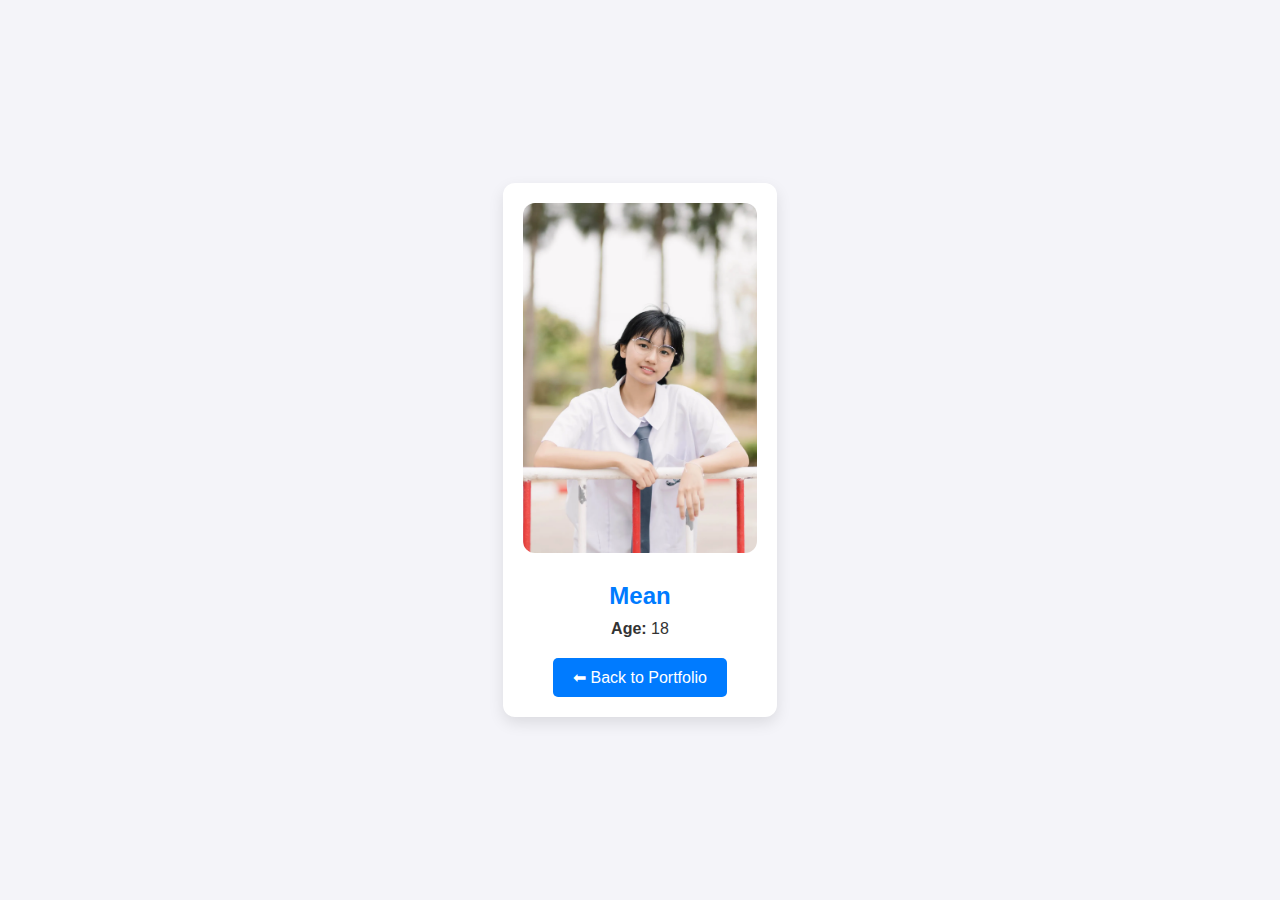
<file: ruch/Mean.html>
<!DOCTYPE html>
<html lang="en">
<head>
  <meta charset="UTF-8">
  <meta name="viewport" content="width=device-width, initial-scale=1.0">
  <title>Mean</title>
  <style>
    body {
      font-family: Arial, sans-serif;
      background: #f4f4f9;
      margin: 0;
      display: flex;
      justify-content: center;
      align-items: center;
      min-height: 100vh;
    }
    .card {
      background: white;
      padding: 20px;
      border-radius: 12px;
      box-shadow: 0 6px 15px rgba(0,0,0,0.1);
      text-align: center;
      max-width: 350px;
      cursor: pointer;
      transition: transform 0.3s;
    }
    .card:hover { transform: translateY(-5px); }
    img { width: 100%; height: 350px; border-radius: 12px; object-fit: cover; margin-bottom: 15px; }
    h2, h4 { color: #007BFF; margin: 10px 0; }
    p { margin: 5px 0; color: #333; }
    .details { display: none; text-align: left; margin-top: 15px; }
    .contact a { margin: 0 8px; font-size: 1.5rem; text-decoration: none; color: #007BFF; }
    .back-btn { margin-top: 15px; padding: 10px 20px; background: #007BFF; color: white; border: none; border-radius: 5px; cursor: pointer; text-decoration: none; display: inline-block; }
    .contact a img {
      height: 30px;
      width: 30px;
    }
  </style>
</head>
<body>
  <div class="card" onclick="toggleDetails()">
    <img src="Mean.webp" alt="Mean">
    <h2>Mean</h2>
    <p><strong>Age:</strong> 18</p>

    <div class="details">
      <h4>💻 Skills </h4>
      <p>capcut, canva, minecrafe </p>
      <h4>📚 Education</h4>
      <p>Studying  kmitl business school</p>
      <h4>🏆 Achievements</h4>
      <p>Admit the kmitl, Defeat the ender dragon</p>
      <h4>🎯 Interests</h4>
      <p>Sleep ,Watching Series within 1 Day</p>
      <div class="contact">
        <a href="https://instagram.com" target="_blank"><img src="social.png"></a>
        <a href="https://github.com" target="_blank"><img src="facebook.png"></a>
        <a href="https://linkedin.com" target="_blank"><img src="github.png" alt=""></a>
      </div>
    </div>

    <a href="port.html" class="back-btn">⬅ Back to Portfolio</a>
  </div>

  <script>
    function toggleDetails() {
      const details = document.querySelector(".details");
      details.style.display = details.style.display === "block" ? "none" : "block";
    }
  </script>
</body>
</html>
</file>
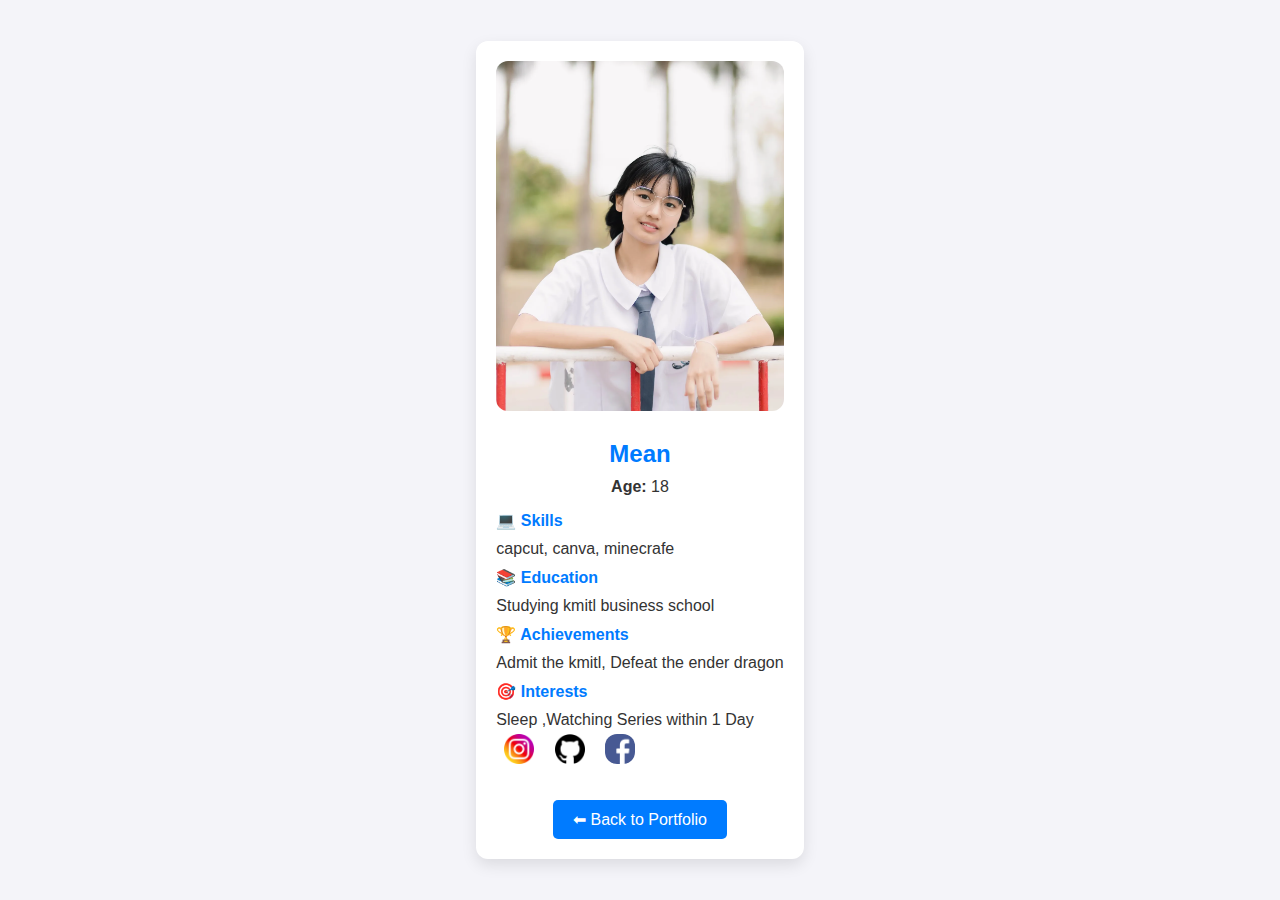
<file: rush/Mean.html>
<!DOCTYPE html>
<html lang="en">
<head>
  <meta charset="UTF-8">
  <meta name="viewport" content="width=device-width, initial-scale=1.0">
  <title>Mean</title>
  <style>
    body {
      font-family: Arial, sans-serif;
      background: #f4f4f9;
      margin: 0;
      display: flex;
      justify-content: center;
      align-items: center;
      min-height: 100vh;
    }
    .card {
      background: white;
      padding: 20px;
      border-radius: 12px;
      box-shadow: 0 6px 15px rgba(0,0,0,0.1);
      text-align: center;
      max-width: 350px;
      cursor: pointer;
      transition: transform 0.3s;
    }
    .card:hover { transform: translateY(-5px); }
    img { width: 100%; height: 350px; border-radius: 12px; object-fit: cover; margin-bottom: 15px; }
    h2, h4 { color: #007BFF; margin: 10px 0; }
    p { margin: 5px 0; color: #333; }
    .details { display: block; text-align: left; margin-top: 15px; }
    .contact a { margin: 0 8px; font-size: 1.5rem; text-decoration: none; color: #007BFF; }
    .back-btn { margin-top: 15px; padding: 10px 20px; background: #007BFF; color: white; border: none; border-radius: 5px; cursor: pointer; text-decoration: none; display: inline-block; }
    .contact a img {
      height: 30px;
      width: 30px;
    }
  </style>
</head>
<body>
  <div class="card" onclick="toggleDetails()">
    <img src="Mean.webp" alt="Mean">
    <h2>Mean</h2>
    <p><strong>Age:</strong> 18</p>

    <div class="details">
      <h4>💻 Skills </h4>
      <p>capcut, canva, minecrafe </p>
      <h4>📚 Education</h4>
      <p>Studying  kmitl business school</p>
      <h4>🏆 Achievements</h4>
      <p>Admit the kmitl, Defeat the ender dragon</p>
      <h4>🎯 Interests</h4>
      <p>Sleep ,Watching Series within 1 Day</p>
      <div class="contact">
        <a href="https://instagram.com" target="_blank"><img src="social.png"></a>
        <a href="https://github.com" target="_blank"><img src="github.png"></a>
        <a href="https://linkedin.com" target="_blank"><img src="facebook.png" alt=""></a>
      </div>
    </div>

    <a href="port.html" class="back-btn">⬅ Back to Portfolio</a>
  </div>

  
</body>
</html>
</file>
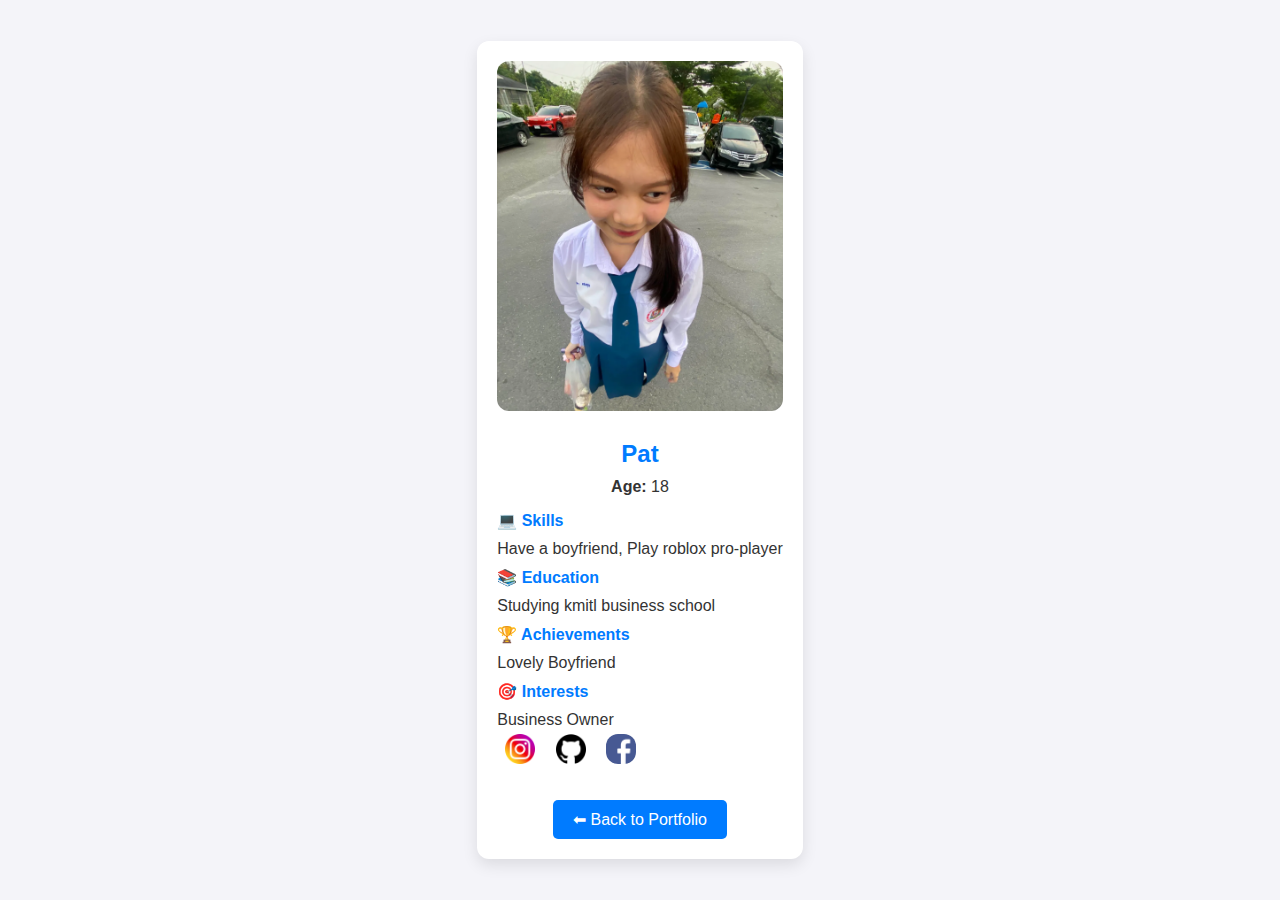
<file: rush/Pat.html>
<!DOCTYPE html>
<html lang="en">
<head>
  <meta charset="UTF-8">
  <meta name="viewport" content="width=device-width, initial-scale=1.0">
  <title>Pat</title>
  <style>
    body {
      font-family: Arial, sans-serif;
      background: #f4f4f9;
      margin: 0;
      display: flex;
      justify-content: center;
      align-items: center;
      min-height: 100vh;
    }
    .card {
      background: white;
      padding: 20px;
      border-radius: 12px;
      box-shadow: 0 6px 15px rgba(0,0,0,0.1);
      text-align: center;
      max-width: 350px;
      cursor: pointer;
      transition: transform 0.3s;
    }
    .card:hover { transform: translateY(-5px); }
    img { width: 100%; height: 350px; border-radius: 12px; object-fit: cover; margin-bottom: 15px; }
    h2, h4 { color: #007BFF; margin: 10px 0; }
    p { margin: 5px 0; color: #333; }
    .details { display: block; text-align: left; margin-top: 15px; }
    .contact a { margin: 0 8px; font-size: 1.5rem; text-decoration: none; color: #007BFF; }
    .back-btn { margin-top: 15px; padding: 10px 20px; background: #007BFF; color: white; border: none; border-radius: 5px; cursor: pointer; text-decoration: none; display: inline-block; }
    .contact a img {
      height: 30px;
      width: 30px;
    }
  </style>
</head>
<body>
  <div class="card" onclick="toggleDetails()">
    <img src="Pat.webp" alt="Pat">
    <h2>Pat</h2>
    <p><strong>Age:</strong> 18</p>

    <div class="details">
      <h4>💻 Skills</h4>
      <p>Have a boyfriend, Play roblox pro-player</p>
      <h4>📚 Education</h4>
      <p>Studying kmitl business school</p>
      <h4>🏆 Achievements</h4>
      <p>Lovely Boyfriend</p>
      <h4>🎯 Interests</h4>
      <p>Business Owner</p>
      <div class="contact">
        <a href="https://instagram.com" target="_blank"><img src="social.png"></a>
        <a href="https://github.com" target="_blank"><img src="github.png"></a>
        <a href="https://linkedin.com" target="_blank"><img src="facebook.png" alt=""></a>
      </div>
    </div>

    <a href="port.html" class="back-btn">⬅ Back to Portfolio</a>
  </div>

</body>
</html>
</file>
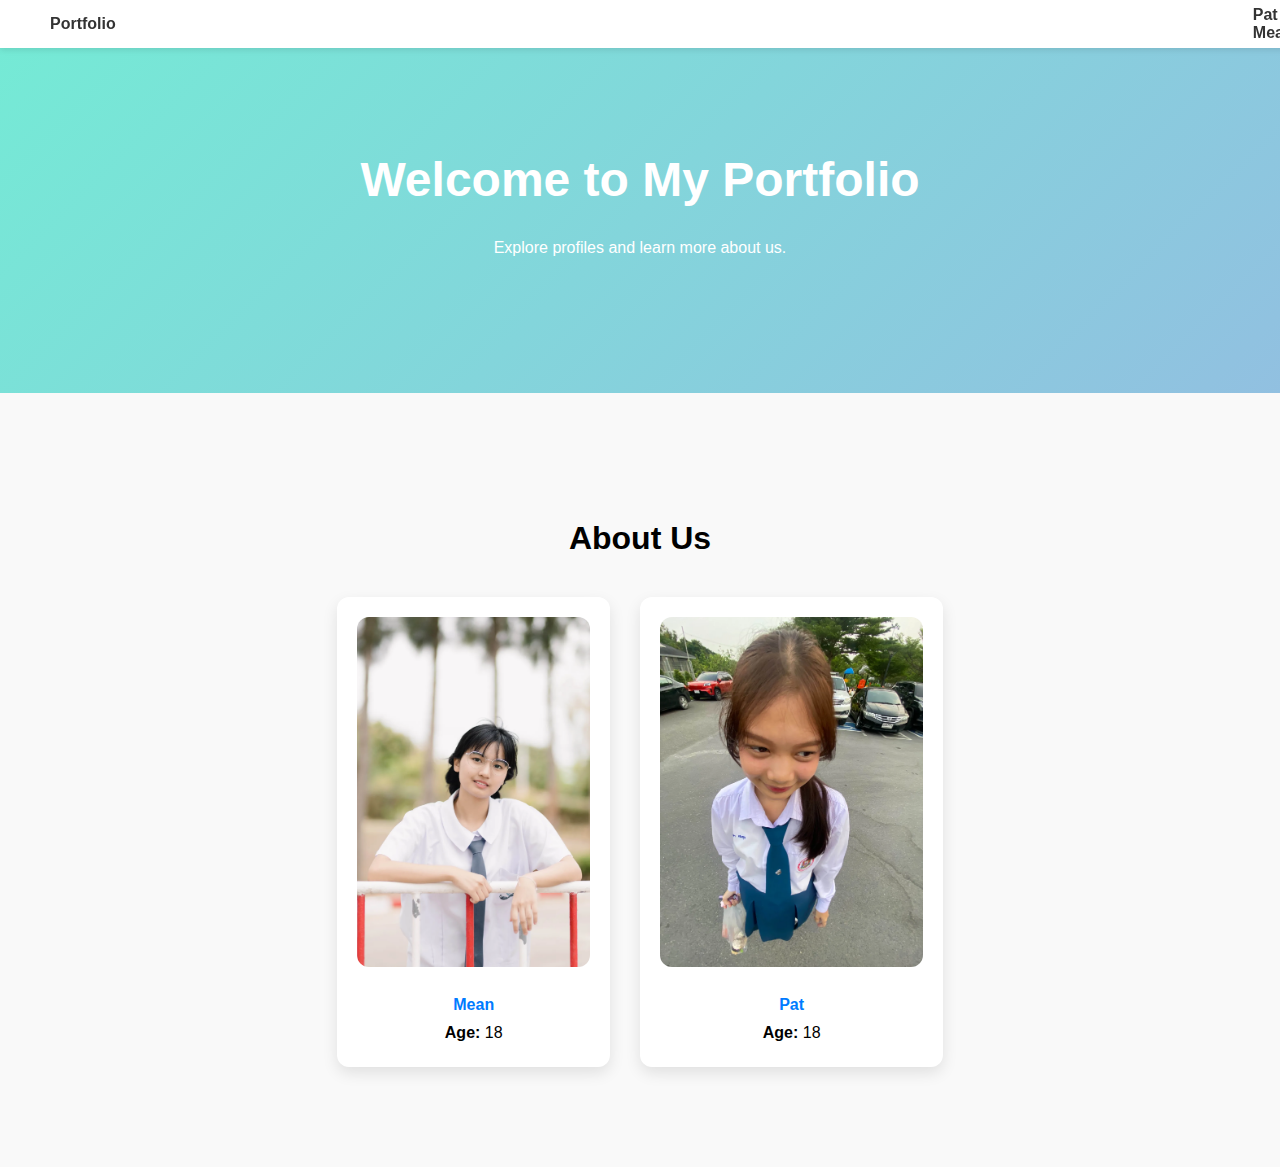
<file: rush/port.html>
<!DOCTYPE html>
<html lang="en">
<head>
  <meta charset="UTF-8">
  <meta name="viewport" content="width=device-width, initial-scale=1.0">
  <title>Portfolio</title>
  <style>
    body {
      font-family: Arial, sans-serif;
      margin: 0;
      scroll-behavior: smooth;
      background: linear-gradient(135deg, #74ebd5 0%, #9face6 100%);
    }
    .navbar {
      position: fixed;
      top: 0;
      width: 100%;
      background: #fff;
      box-shadow: 0 2px 6px rgba(0,0,0,0.1);
      padding: 15px 30px;
      display: flex;
      justify-content: space-between;
      align-items: center;
      z-index: 1000;
    }
    .navbar a {
      text-decoration: none;
      margin-left: 20px;
      font-weight: bold;
      color: #333;
    }

    .nav-links {
      position: absolute;
      left: 92%;
    }
    .navbar a:hover {
      color: #007BFF;
    }
    section {
      padding: 100px 20px;
    }
    .hero {
      color: white;
      text-align: center;
      padding: 120px 20px;
    }
    .hero h1 {
      font-size: 3rem;
      font-weight: bold;
    }
    .about {
      text-align: center;
      background: #f9f9f9;
    }
    .about h2 {
      margin-bottom: 40px;
      font-size: 2rem;
    }
    .profile-container {
      display: flex;
      flex-wrap: wrap;
      justify-content: center;
      gap: 30px;
    }
    .card {
      background: white;
      border-radius: 12px;
      padding: 20px;
      max-width: 320px;
      box-shadow: 0 6px 15px rgba(0,0,0,0.1);
      text-align: center;
      transition: transform 0.3s;
      cursor: pointer;
    }
    .card:hover {
      transform: translateY(-5px);
    }
    .card img {
      border-radius: 12px;
      margin-bottom: 15px;
      width: 100%;
      height: 350px;
      object-fit: cover;
    }
    .card h4 {
      margin: 10px 0;
      color: #007BFF;
    }
    .card p {
      margin: 5px 0;
    }
    .details {
      display: none;
      text-align: left;
      margin-top: 15px;
    }
    .details h4 {
      margin-top: 10px;
      color: #333;
    }
    .contact a {
      margin: 0 8px;
      font-size: 1.5rem;
      text-decoration: none;
      color: #007BFF;
    }
  </style>
</head>
<body>
  <!-- Navbar -->
  <nav class="navbar">
    <div class="logo"><a href="#hero">Portfolio</a></div>
    <div class="nav-links">
      <a  href="Pat.html">Pat</a>
      <a  href="Mean.html">Mean</a>
    </div>
  </nav>

  <!-- Hero Section -->
  <section id="hero" class="hero">
    <h1>Welcome to My Portfolio</h1>
    <p>Explore profiles and learn more about us.</p>
  </section>

  <!-- About Section -->
  <section id="about" class="about">
    <h2>About Us</h2>
    <div class="profile-container">

      <!-- Mean -->
      <div class="card">
        <a href="Mean.html">
          <img src="Mean.webp" alt="Mean">
        </a>
        <h4>Mean</h4>
        <p><strong>Age:</strong> 18</p>
      </div>

      <!-- Pat -->
      <div class="card">
        <a href="Pat.html">
          <img src="Pat.webp" alt="Pat">
        </a>
        <h4>Pat</h4>
        <p><strong>Age:</strong> 18</p>
      </div>

    </div>
  </section>
</body>

</html>
</file>
